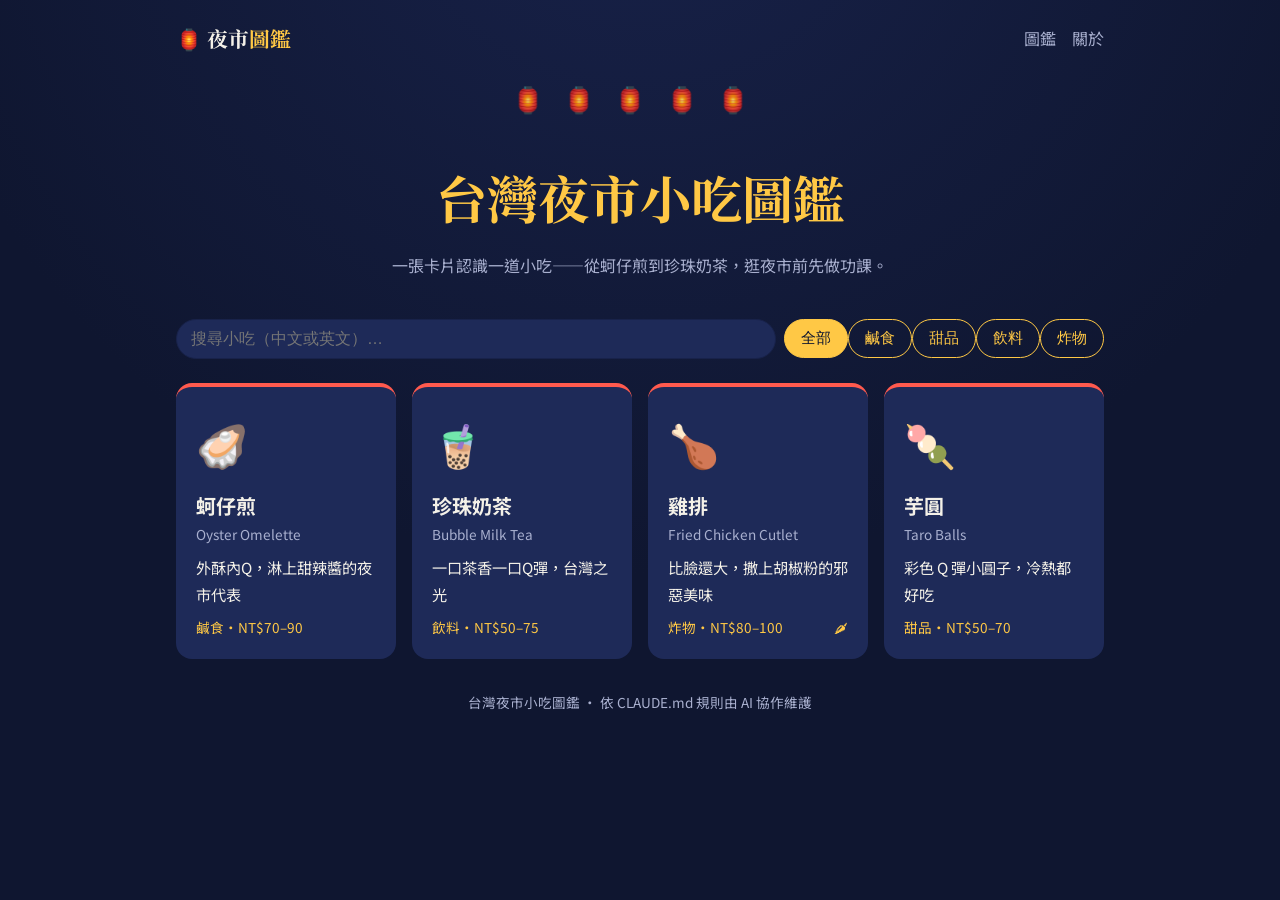
<file: index.html>
<!doctype html>
<html lang="zh-Hant-TW">
<head>
  <meta charset="utf-8">
  <meta name="viewport" content="width=device-width, initial-scale=1">
  <title>台灣夜市小吃圖鑑</title>
  <link rel="preconnect" href="https://fonts.googleapis.com">
  <link href="https://fonts.googleapis.com/css2?family=Noto+Sans+TC:wght@400;700&family=Noto+Serif+TC:wght@700&display=swap" rel="stylesheet">
  <link rel="stylesheet" href="assets/style.css">
</head>
<body>
  <div class="wrap">
    <header class="site-header">
      <a class="logo" href="index.html">🏮 夜市<span>圖鑑</span></a>
      <nav><a href="index.html">圖鑑</a><a href="about.html">關於</a></nav>
    </header>

    <div class="lanterns">🏮🏮🏮🏮🏮</div>
    <section class="hero">
      <h1>台灣夜市小吃圖鑑</h1>
      <p>一張卡片認識一道小吃——從蚵仔煎到珍珠奶茶，逛夜市前先做功課。</p>
    </section>

    <div class="controls">
      <input id="search" type="search" placeholder="搜尋小吃（中文或英文）…" aria-label="搜尋小吃">
      <div id="chips"></div>
    </div>

    <main id="grid" class="grid"></main>

    <footer>台灣夜市小吃圖鑑 · 依 CLAUDE.md 規則由 AI 協作維護</footer>
  </div>

  <script src="data/snacks.js"></script>
  <script src="assets/main.js"></script>
</body>
</html>
</file>
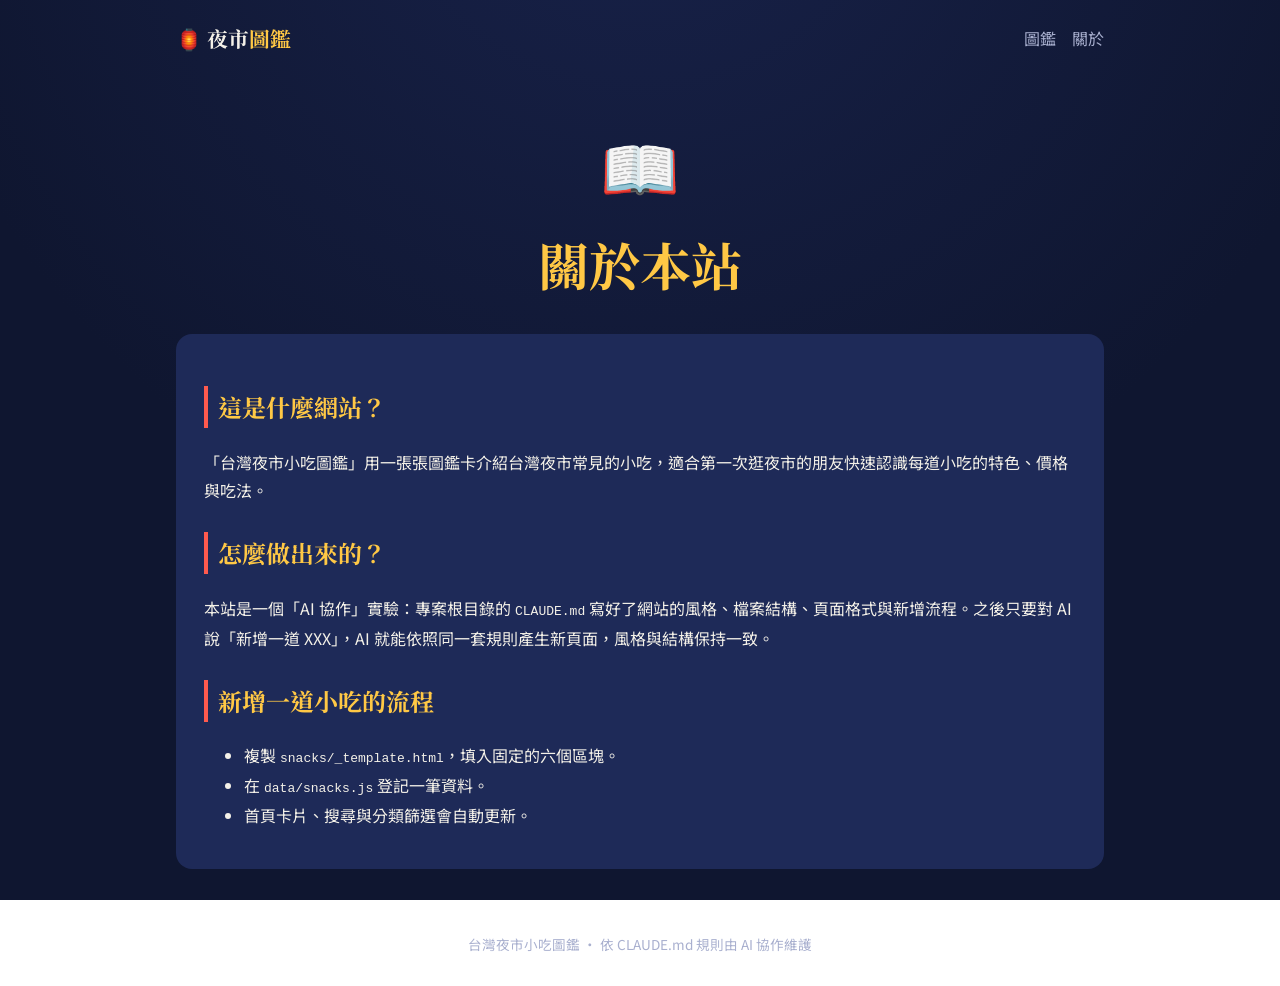
<file: about.html>
<!doctype html>
<html lang="zh-Hant-TW">
<head>
  <meta charset="utf-8">
  <meta name="viewport" content="width=device-width, initial-scale=1">
  <title>關於本站｜台灣夜市小吃圖鑑</title>
  <link rel="preconnect" href="https://fonts.googleapis.com">
  <link href="https://fonts.googleapis.com/css2?family=Noto+Sans+TC:wght@400;700&family=Noto+Serif+TC:wght@700&display=swap" rel="stylesheet">
  <link rel="stylesheet" href="assets/style.css">
</head>
<body>
  <div class="wrap">
    <header class="site-header">
      <a class="logo" href="index.html">🏮 夜市<span>圖鑑</span></a>
      <nav><a href="index.html">圖鑑</a><a href="about.html">關於</a></nav>
    </header>

    <section class="hero">
      <span class="emoji">📖</span>
      <h1>關於本站</h1>
    </section>

    <article>
      <h2>這是什麼網站？</h2>
      <p>「台灣夜市小吃圖鑑」用一張張圖鑑卡介紹台灣夜市常見的小吃，適合第一次逛夜市的朋友快速認識每道小吃的特色、價格與吃法。</p>

      <h2>怎麼做出來的？</h2>
      <p>本站是一個「AI 協作」實驗：專案根目錄的 <code>CLAUDE.md</code> 寫好了網站的風格、檔案結構、頁面格式與新增流程。之後只要對 AI 說「新增一道 XXX」，AI 就能依照同一套規則產生新頁面，風格與結構保持一致。</p>

      <h2>新增一道小吃的流程</h2>
      <ul>
        <li>複製 <code>snacks/_template.html</code>，填入固定的六個區塊。</li>
        <li>在 <code>data/snacks.js</code> 登記一筆資料。</li>
        <li>首頁卡片、搜尋與分類篩選會自動更新。</li>
      </ul>
    </article>

    <footer>台灣夜市小吃圖鑑 · 依 CLAUDE.md 規則由 AI 協作維護</footer>
  </div>
</body>
</html>
</file>
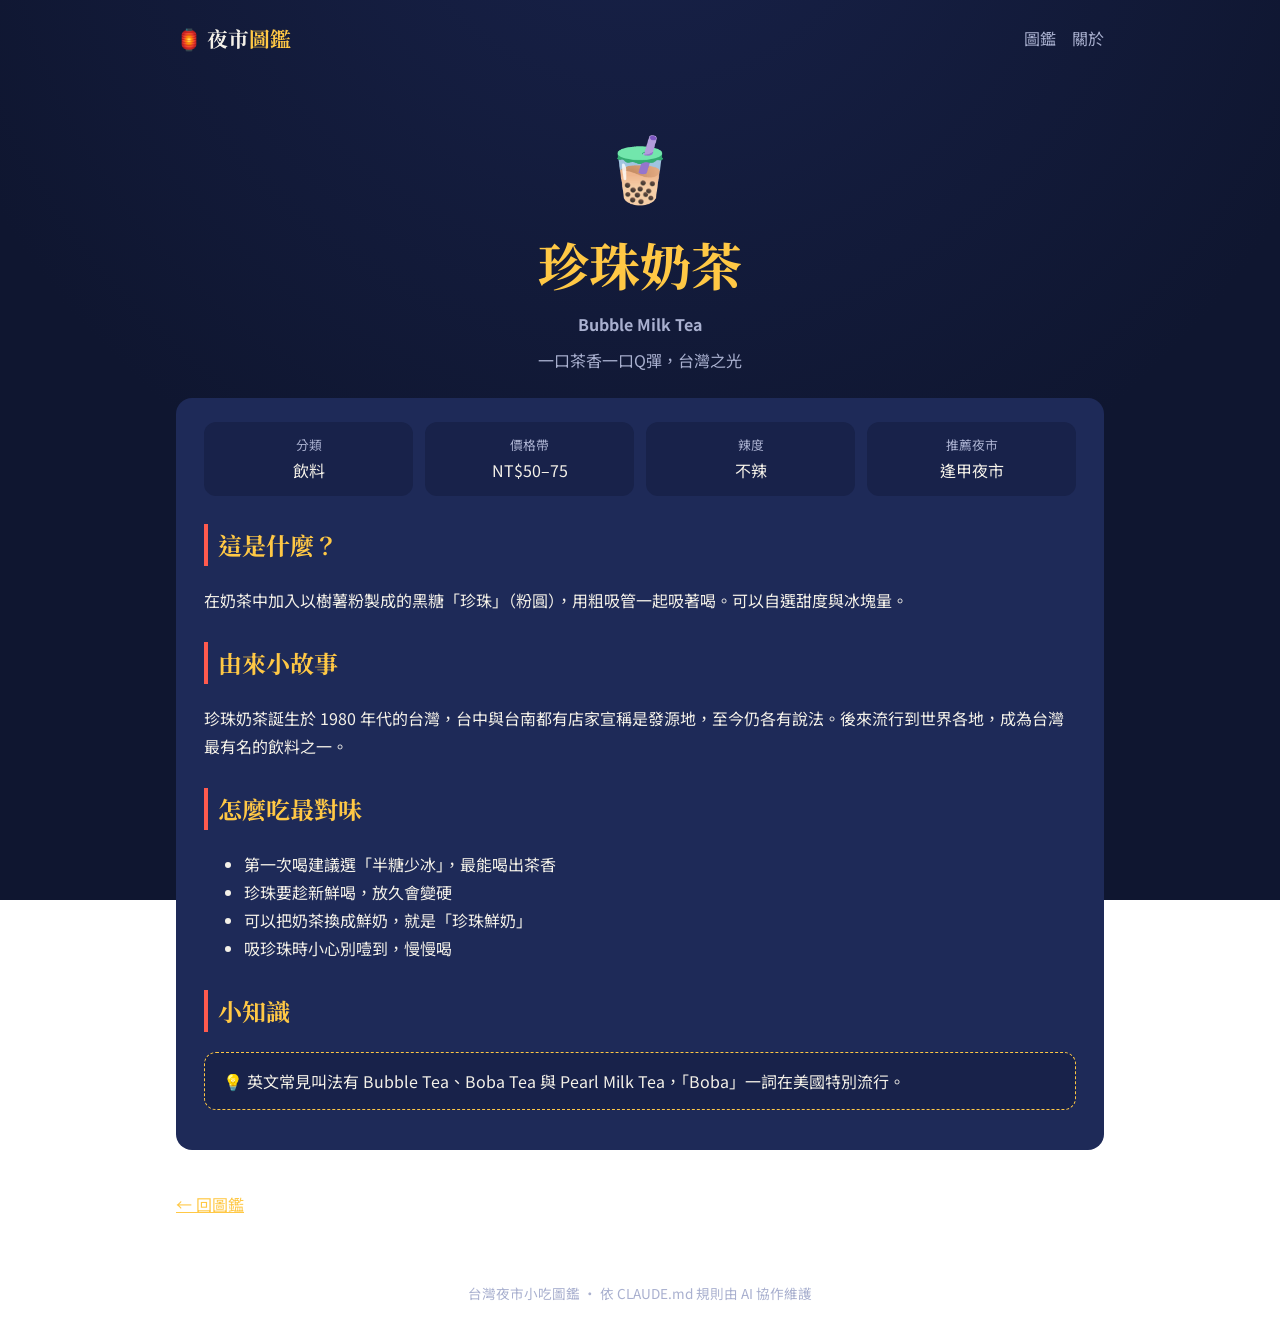
<file: snacks/bubble-tea.html>
<!doctype html>
<html lang="zh-Hant-TW">
<head>
  <meta charset="utf-8">
  <meta name="viewport" content="width=device-width, initial-scale=1">
  <title>珍珠奶茶｜台灣夜市小吃圖鑑</title>
  <link rel="preconnect" href="https://fonts.googleapis.com">
  <link href="https://fonts.googleapis.com/css2?family=Noto+Sans+TC:wght@400;700&family=Noto+Serif+TC:wght@700&display=swap" rel="stylesheet">
  <link rel="stylesheet" href="../assets/style.css">
</head>
<body>
  <div class="wrap">
    <header class="site-header">
      <a class="logo" href="../index.html">🏮 夜市<span>圖鑑</span></a>
      <nav><a href="../index.html">圖鑑</a><a href="../about.html">關於</a></nav>
    </header>

    <section class="hero">
      <span class="emoji">🧋</span>
      <h1>珍珠奶茶<span class="en">Bubble Milk Tea</span></h1>
      <p>一口茶香一口Q彈，台灣之光</p>
    </section>

    <article>
      <ul class="facts">
        <li><b>分類</b>飲料</li>
        <li><b>價格帶</b>NT$50–75</li>
        <li><b>辣度</b>不辣</li>
        <li><b>推薦夜市</b>逢甲夜市</li>
      </ul>

      <h2>這是什麼？</h2>
      <p>在奶茶中加入以樹薯粉製成的黑糖「珍珠」（粉圓），用粗吸管一起吸著喝。可以自選甜度與冰塊量。</p>

      <h2>由來小故事</h2>
      <p>珍珠奶茶誕生於 1980 年代的台灣，台中與台南都有店家宣稱是發源地，至今仍各有說法。後來流行到世界各地，成為台灣最有名的飲料之一。</p>

      <h2>怎麼吃最對味</h2>
      <ul>
        <li>第一次喝建議選「半糖少冰」，最能喝出茶香</li>
        <li>珍珠要趁新鮮喝，放久會變硬</li>
        <li>可以把奶茶換成鮮奶，就是「珍珠鮮奶」</li>
        <li>吸珍珠時小心別噎到，慢慢喝</li>
      </ul>

      <h2>小知識</h2>
      <p class="tip">英文常見叫法有 Bubble Tea、Boba Tea 與 Pearl Milk Tea，「Boba」一詞在美國特別流行。</p>
    </article>

    <a class="back" href="../index.html">← 回圖鑑</a>
    <footer>台灣夜市小吃圖鑑 · 依 CLAUDE.md 規則由 AI 協作維護</footer>
  </div>
</body>
</html>
</file>
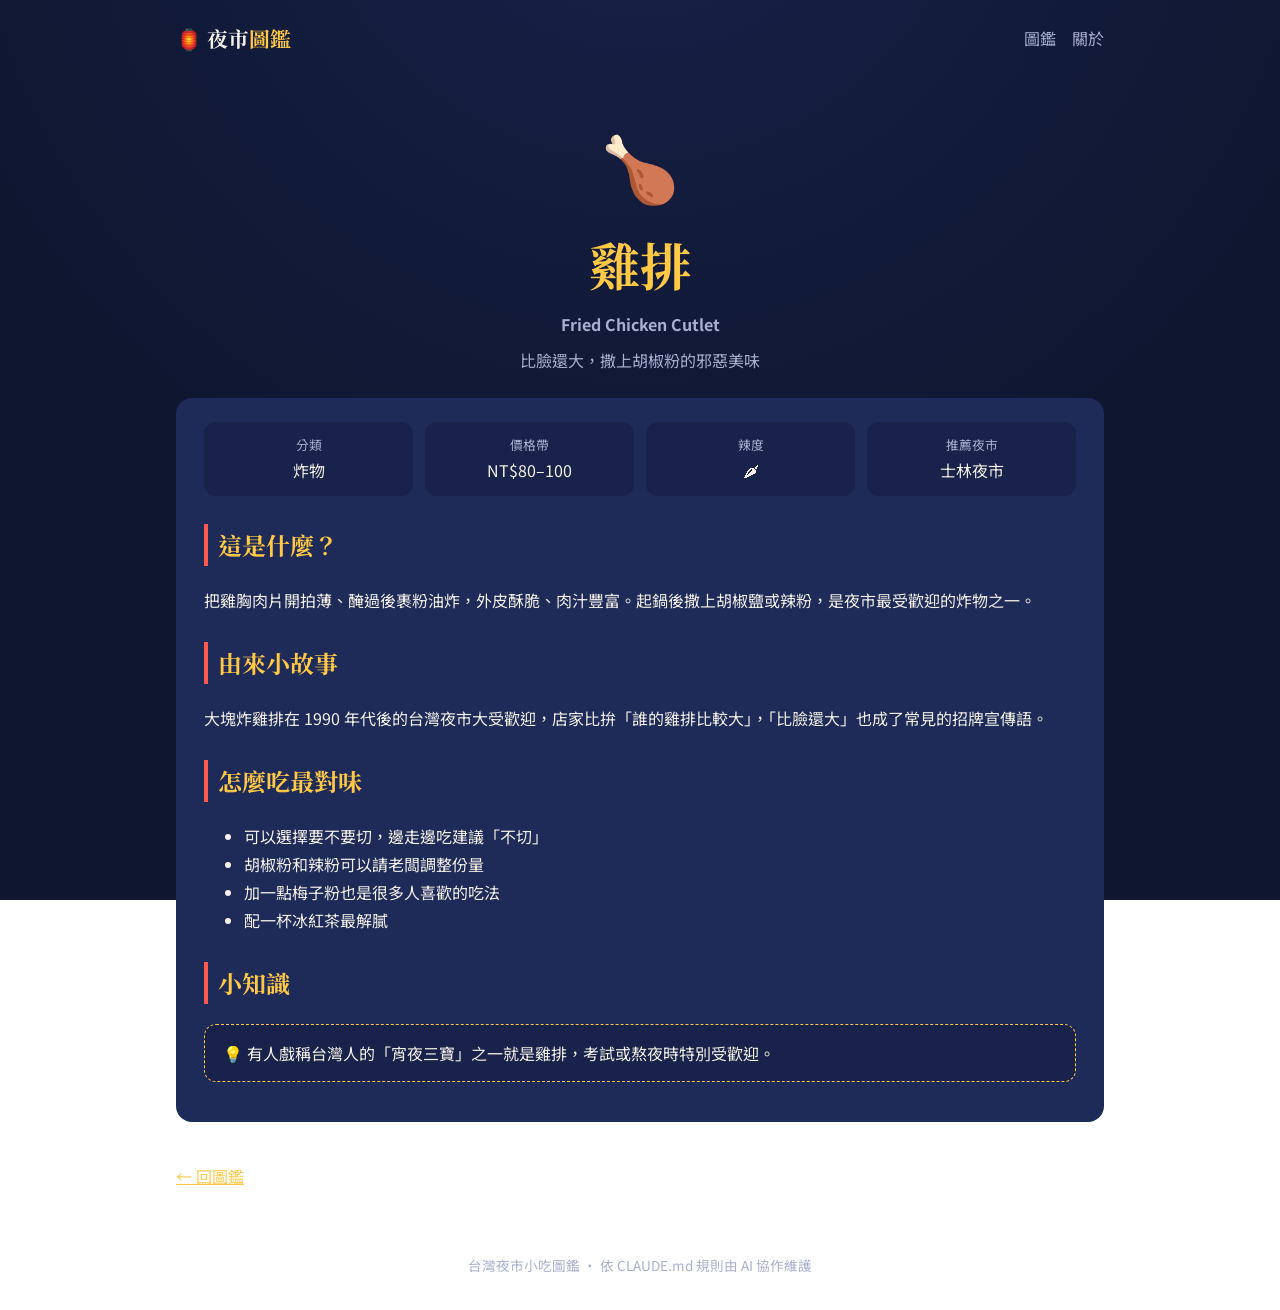
<file: snacks/fried-chicken-cutlet.html>
<!doctype html>
<html lang="zh-Hant-TW">
<head>
  <meta charset="utf-8">
  <meta name="viewport" content="width=device-width, initial-scale=1">
  <title>雞排｜台灣夜市小吃圖鑑</title>
  <link rel="preconnect" href="https://fonts.googleapis.com">
  <link href="https://fonts.googleapis.com/css2?family=Noto+Sans+TC:wght@400;700&family=Noto+Serif+TC:wght@700&display=swap" rel="stylesheet">
  <link rel="stylesheet" href="../assets/style.css">
</head>
<body>
  <div class="wrap">
    <header class="site-header">
      <a class="logo" href="../index.html">🏮 夜市<span>圖鑑</span></a>
      <nav><a href="../index.html">圖鑑</a><a href="../about.html">關於</a></nav>
    </header>

    <section class="hero">
      <span class="emoji">🍗</span>
      <h1>雞排<span class="en">Fried Chicken Cutlet</span></h1>
      <p>比臉還大，撒上胡椒粉的邪惡美味</p>
    </section>

    <article>
      <ul class="facts">
        <li><b>分類</b>炸物</li>
        <li><b>價格帶</b>NT$80–100</li>
        <li><b>辣度</b>🌶</li>
        <li><b>推薦夜市</b>士林夜市</li>
      </ul>

      <h2>這是什麼？</h2>
      <p>把雞胸肉片開拍薄、醃過後裹粉油炸，外皮酥脆、肉汁豐富。起鍋後撒上胡椒鹽或辣粉，是夜市最受歡迎的炸物之一。</p>

      <h2>由來小故事</h2>
      <p>大塊炸雞排在 1990 年代後的台灣夜市大受歡迎，店家比拚「誰的雞排比較大」，「比臉還大」也成了常見的招牌宣傳語。</p>

      <h2>怎麼吃最對味</h2>
      <ul>
        <li>可以選擇要不要切，邊走邊吃建議「不切」</li>
        <li>胡椒粉和辣粉可以請老闆調整份量</li>
        <li>加一點梅子粉也是很多人喜歡的吃法</li>
        <li>配一杯冰紅茶最解膩</li>
      </ul>

      <h2>小知識</h2>
      <p class="tip">有人戲稱台灣人的「宵夜三寶」之一就是雞排，考試或熬夜時特別受歡迎。</p>
    </article>

    <a class="back" href="../index.html">← 回圖鑑</a>
    <footer>台灣夜市小吃圖鑑 · 依 CLAUDE.md 規則由 AI 協作維護</footer>
  </div>
</body>
</html>
</file>
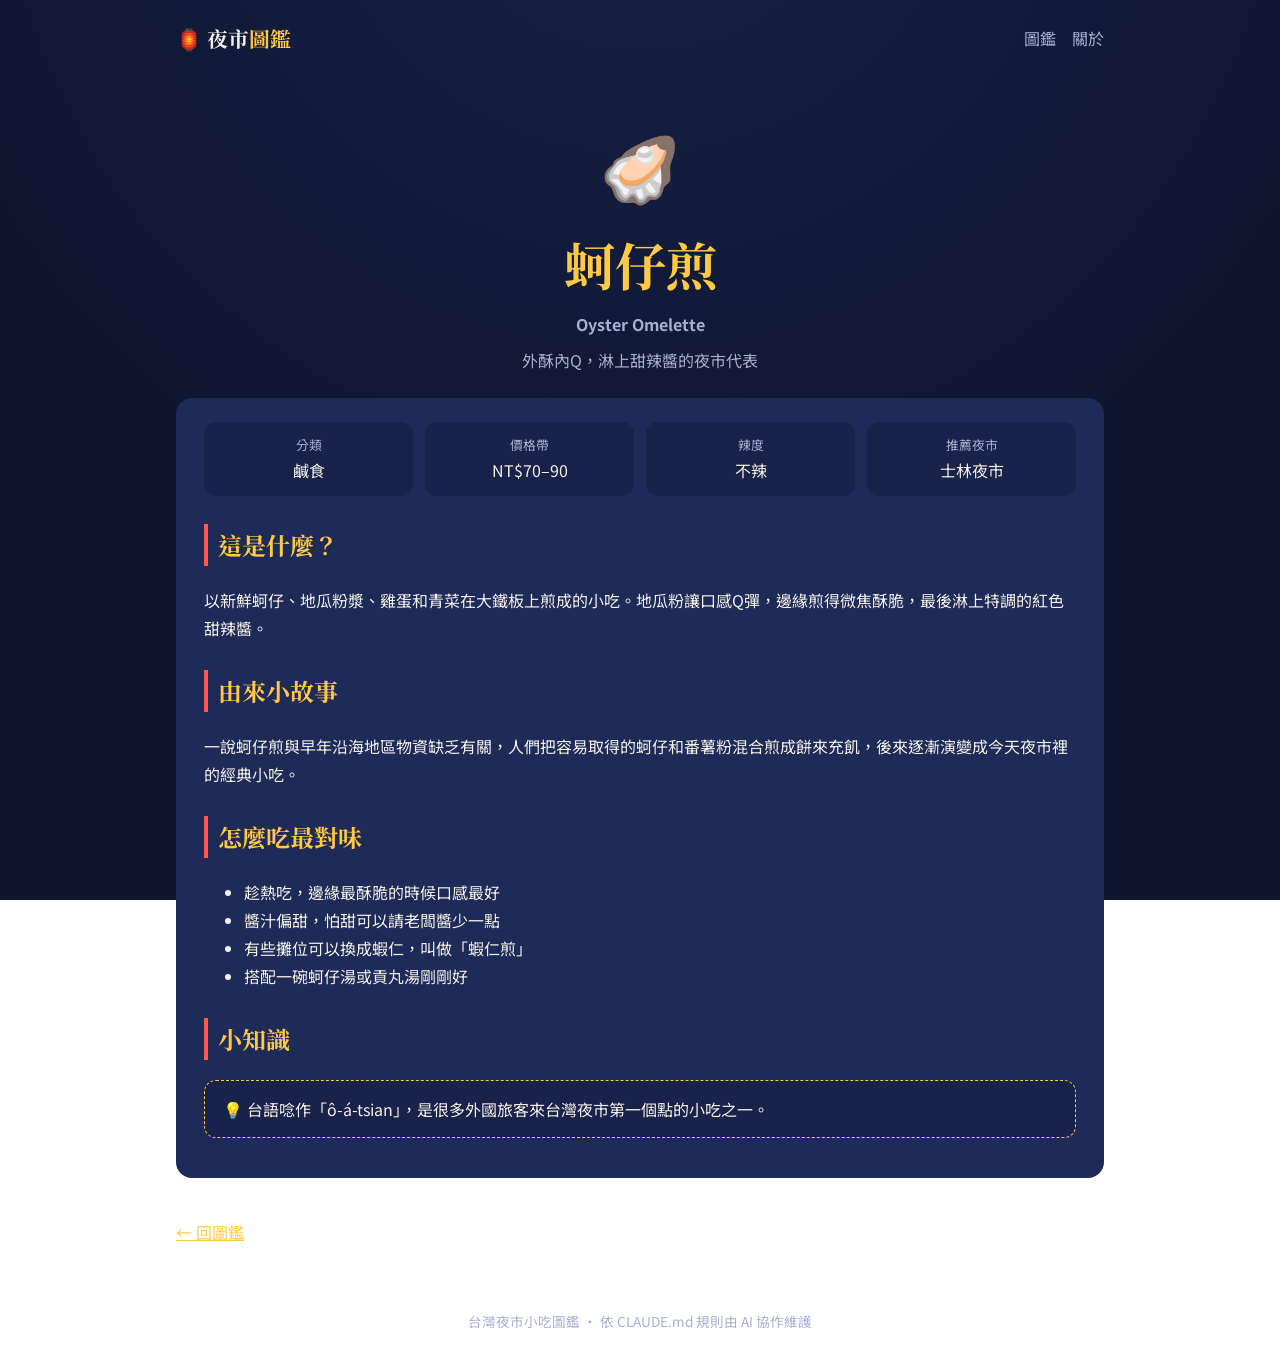
<file: snacks/oyster-omelette.html>
<!doctype html>
<html lang="zh-Hant-TW">
<head>
  <meta charset="utf-8">
  <meta name="viewport" content="width=device-width, initial-scale=1">
  <title>蚵仔煎｜台灣夜市小吃圖鑑</title>
  <link rel="preconnect" href="https://fonts.googleapis.com">
  <link href="https://fonts.googleapis.com/css2?family=Noto+Sans+TC:wght@400;700&family=Noto+Serif+TC:wght@700&display=swap" rel="stylesheet">
  <link rel="stylesheet" href="../assets/style.css">
</head>
<body>
  <div class="wrap">
    <header class="site-header">
      <a class="logo" href="../index.html">🏮 夜市<span>圖鑑</span></a>
      <nav><a href="../index.html">圖鑑</a><a href="../about.html">關於</a></nav>
    </header>

    <section class="hero">
      <span class="emoji">🦪</span>
      <h1>蚵仔煎<span class="en">Oyster Omelette</span></h1>
      <p>外酥內Q，淋上甜辣醬的夜市代表</p>
    </section>

    <article>
      <ul class="facts">
        <li><b>分類</b>鹹食</li>
        <li><b>價格帶</b>NT$70–90</li>
        <li><b>辣度</b>不辣</li>
        <li><b>推薦夜市</b>士林夜市</li>
      </ul>

      <h2>這是什麼？</h2>
      <p>以新鮮蚵仔、地瓜粉漿、雞蛋和青菜在大鐵板上煎成的小吃。地瓜粉讓口感Q彈，邊緣煎得微焦酥脆，最後淋上特調的紅色甜辣醬。</p>

      <h2>由來小故事</h2>
      <p>一說蚵仔煎與早年沿海地區物資缺乏有關，人們把容易取得的蚵仔和番薯粉混合煎成餅來充飢，後來逐漸演變成今天夜市裡的經典小吃。</p>

      <h2>怎麼吃最對味</h2>
      <ul>
        <li>趁熱吃，邊緣最酥脆的時候口感最好</li>
        <li>醬汁偏甜，怕甜可以請老闆醬少一點</li>
        <li>有些攤位可以換成蝦仁，叫做「蝦仁煎」</li>
        <li>搭配一碗蚵仔湯或貢丸湯剛剛好</li>
      </ul>

      <h2>小知識</h2>
      <p class="tip">台語唸作「ô-á-tsian」，是很多外國旅客來台灣夜市第一個點的小吃之一。</p>
    </article>

    <a class="back" href="../index.html">← 回圖鑑</a>
    <footer>台灣夜市小吃圖鑑 · 依 CLAUDE.md 規則由 AI 協作維護</footer>
  </div>
</body>
</html>
</file>
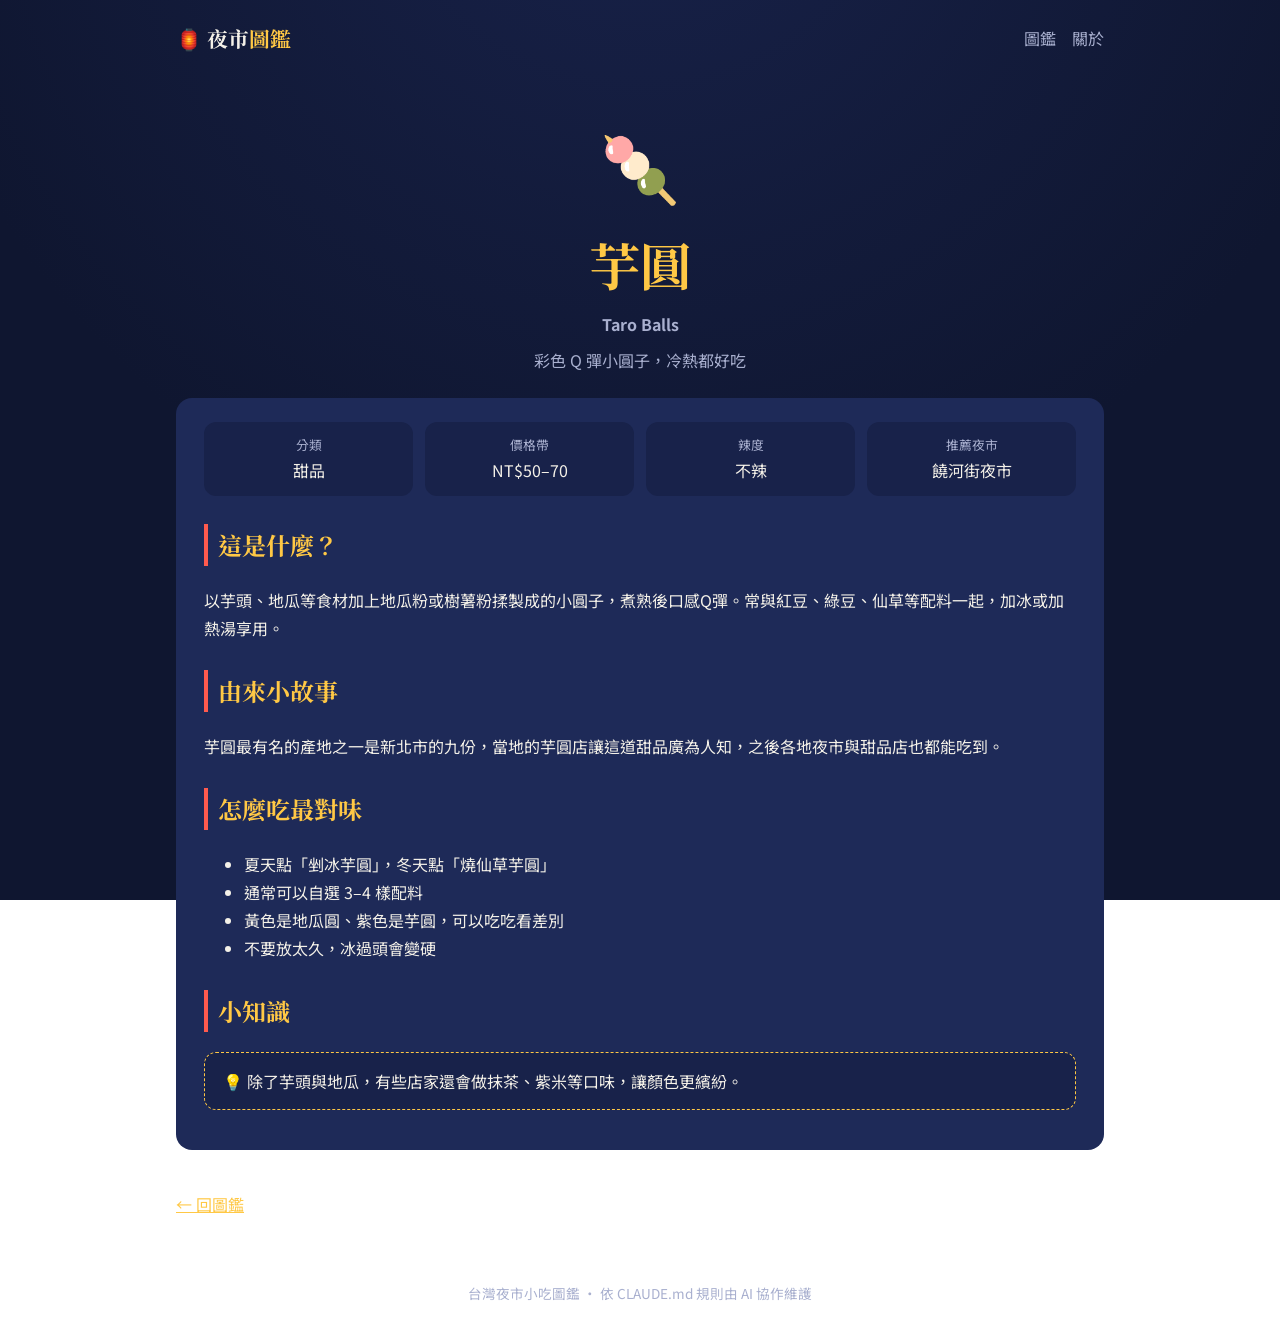
<file: snacks/taro-balls.html>
<!doctype html>
<html lang="zh-Hant-TW">
<head>
  <meta charset="utf-8">
  <meta name="viewport" content="width=device-width, initial-scale=1">
  <title>芋圓｜台灣夜市小吃圖鑑</title>
  <link rel="preconnect" href="https://fonts.googleapis.com">
  <link href="https://fonts.googleapis.com/css2?family=Noto+Sans+TC:wght@400;700&family=Noto+Serif+TC:wght@700&display=swap" rel="stylesheet">
  <link rel="stylesheet" href="../assets/style.css">
</head>
<body>
  <div class="wrap">
    <header class="site-header">
      <a class="logo" href="../index.html">🏮 夜市<span>圖鑑</span></a>
      <nav><a href="../index.html">圖鑑</a><a href="../about.html">關於</a></nav>
    </header>

    <section class="hero">
      <span class="emoji">🍡</span>
      <h1>芋圓<span class="en">Taro Balls</span></h1>
      <p>彩色 Q 彈小圓子，冷熱都好吃</p>
    </section>

    <article>
      <ul class="facts">
        <li><b>分類</b>甜品</li>
        <li><b>價格帶</b>NT$50–70</li>
        <li><b>辣度</b>不辣</li>
        <li><b>推薦夜市</b>饒河街夜市</li>
      </ul>

      <h2>這是什麼？</h2>
      <p>以芋頭、地瓜等食材加上地瓜粉或樹薯粉揉製成的小圓子，煮熟後口感Q彈。常與紅豆、綠豆、仙草等配料一起，加冰或加熱湯享用。</p>

      <h2>由來小故事</h2>
      <p>芋圓最有名的產地之一是新北市的九份，當地的芋圓店讓這道甜品廣為人知，之後各地夜市與甜品店也都能吃到。</p>

      <h2>怎麼吃最對味</h2>
      <ul>
        <li>夏天點「剉冰芋圓」，冬天點「燒仙草芋圓」</li>
        <li>通常可以自選 3–4 樣配料</li>
        <li>黃色是地瓜圓、紫色是芋圓，可以吃吃看差別</li>
        <li>不要放太久，冰過頭會變硬</li>
      </ul>

      <h2>小知識</h2>
      <p class="tip">除了芋頭與地瓜，有些店家還會做抹茶、紫米等口味，讓顏色更繽紛。</p>
    </article>

    <a class="back" href="../index.html">← 回圖鑑</a>
    <footer>台灣夜市小吃圖鑑 · 依 CLAUDE.md 規則由 AI 協作維護</footer>
  </div>
</body>
</html>
</file>
<file: assets/style.css>
:root {
  --night: #0f1630;
  --night-2: #18224a;
  --card: #1e2a58;
  --lantern: #ffc845;
  --chili: #ff5a4e;
  --text: #f4f1e8;
  --muted: #a9b0cf;
  --radius: 16px;
}

* { box-sizing: border-box; }

body {
  margin: 0;
  font-family: "Noto Sans TC", system-ui, sans-serif;
  background: radial-gradient(circle at 50% -20%, var(--night-2), var(--night) 60%) fixed;
  color: var(--text);
  line-height: 1.75;
}

a { color: var(--lantern); }

h1, h2, .logo { font-family: "Noto Serif TC", serif; }

.wrap { max-width: 960px; margin: 0 auto; padding: 0 16px; }

/* Header */
.site-header {
  display: flex; justify-content: space-between; align-items: center;
  padding: 20px 0;
}
.logo { font-size: 1.3rem; font-weight: 700; text-decoration: none; color: var(--text); }
.logo span { color: var(--lantern); }
.site-header nav a { margin-left: 16px; text-decoration: none; color: var(--muted); }
.site-header nav a:hover { color: var(--lantern); }

/* Lantern string */
.lanterns { text-align: center; font-size: 1.6rem; letter-spacing: 1.2rem; opacity: .9; }

/* Hero */
.hero { text-align: center; padding: 32px 0 24px; }
.hero h1 { font-size: clamp(2rem, 6vw, 3.2rem); margin: 0; color: var(--lantern); }
.hero p { color: var(--muted); margin: 8px 0 0; }
.hero .emoji { font-size: 4rem; display: block; }
.hero .en { display: block; font-size: 1rem; color: var(--muted); font-family: "Noto Sans TC", sans-serif; }

/* Controls */
.controls { display: flex; flex-wrap: wrap; gap: 8px; margin: 16px 0 24px; }
.controls input {
  flex: 1 1 220px; padding: 10px 14px; border-radius: 999px; border: 1px solid var(--night-2);
  background: var(--card); color: var(--text); font-size: 1rem;
}
.chip {
  padding: 8px 16px; border-radius: 999px; border: 1px solid var(--lantern);
  background: transparent; color: var(--lantern); cursor: pointer; font-size: .95rem;
}
.chip.active { background: var(--lantern); color: var(--night); }

/* Grid */
.grid { display: grid; grid-template-columns: repeat(auto-fill, minmax(220px, 1fr)); gap: 16px; }
.card {
  background: var(--card); border-radius: var(--radius); padding: 20px;
  text-decoration: none; color: var(--text);
  border-top: 4px solid var(--chili);
  transition: transform .15s ease, box-shadow .15s ease;
}
.card:hover { transform: translateY(-4px); box-shadow: 0 10px 24px rgba(0,0,0,.35); }
.card .emoji { font-size: 2.6rem; }
.card h3 { margin: 8px 0 0; font-size: 1.25rem; }
.card .en { color: var(--muted); font-size: .85rem; }
.card p { font-size: .95rem; margin: 8px 0; }
.card .meta { display: flex; justify-content: space-between; font-size: .85rem; color: var(--lantern); }
.empty { color: var(--muted); text-align: center; grid-column: 1 / -1; }

/* Article (snack page) */
article { background: var(--card); border-radius: var(--radius); padding: 24px 28px; margin-bottom: 32px; }
article h2 { color: var(--lantern); border-left: 4px solid var(--chili); padding-left: 10px; margin-top: 28px; }
.facts {
  display: grid; grid-template-columns: repeat(4, 1fr); gap: 12px; margin: 0 0 8px;
  padding: 0; list-style: none;
}
.facts li { background: var(--night-2); border-radius: 12px; padding: 12px; text-align: center; }
.facts b { display: block; color: var(--muted); font-size: .8rem; font-weight: 400; }
.tip {
  background: var(--night-2); border: 1px dashed var(--lantern); border-radius: 12px; padding: 14px 18px;
}
.tip::before { content: "💡 "; }
.back { display: inline-block; margin: 8px 0 32px; }

footer { text-align: center; color: var(--muted); font-size: .85rem; padding: 32px 0; }

@media (max-width: 600px) {
  .facts { grid-template-columns: repeat(2, 1fr); }
  article { padding: 18px; }
  .site-header nav a { margin-left: 10px; }
}
</file>
